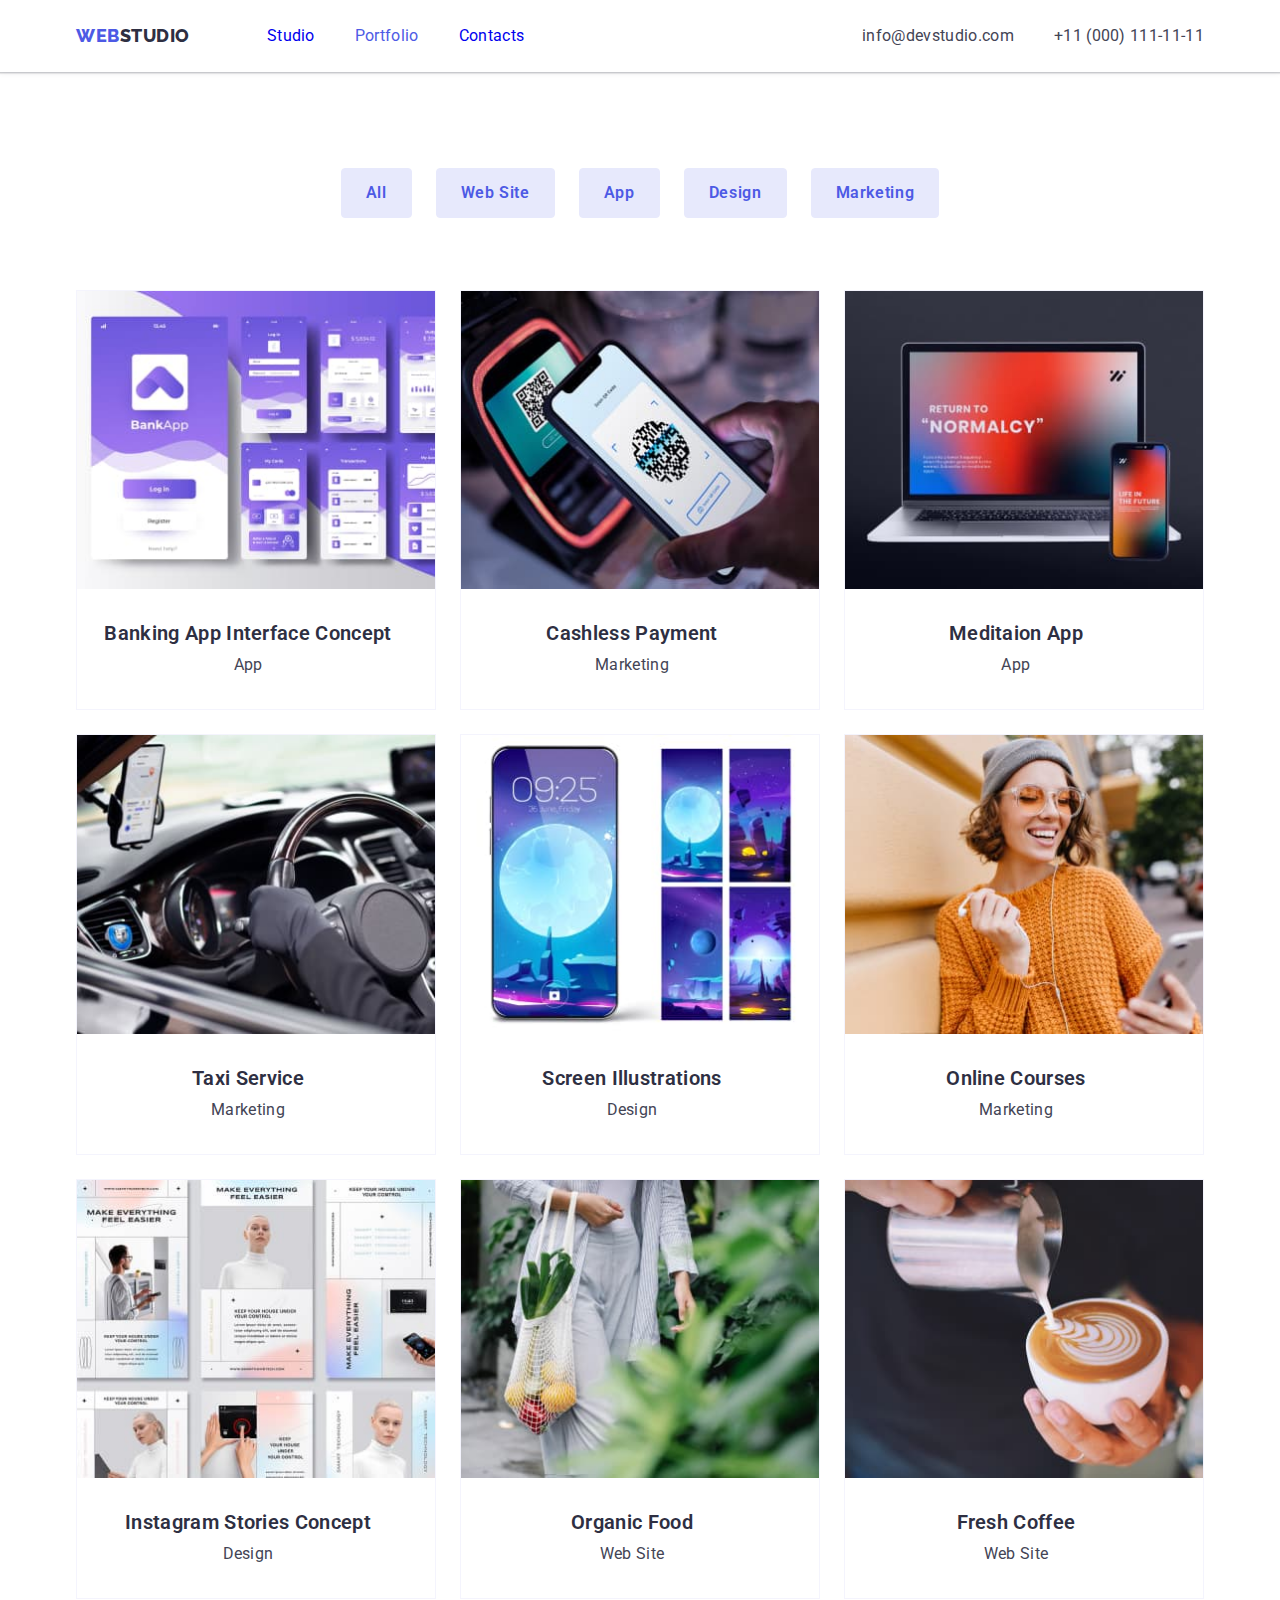
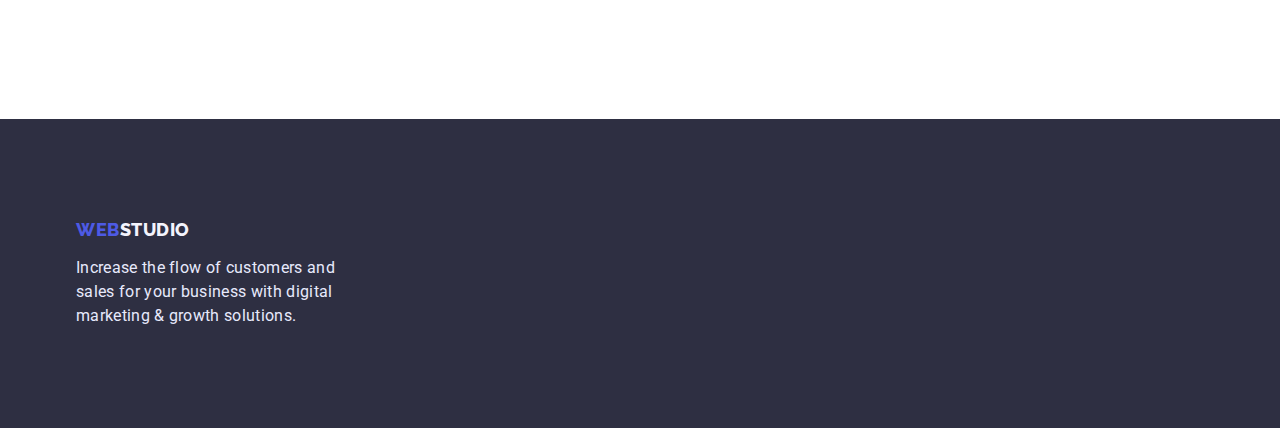
<file: portfolio.html>
<!DOCTYPE html>
<html lang="uk">
  <head>
    <meta charset="UTF-8" />
    <meta http-equiv="X-UA-Compatible" content="IE=edge" />
    <meta name="viewport" content="width=device-width, initial-scale=1.0" />
    <link
      href="https://fonts.googleapis.com/css2?family=Oleo+Script&family=Raleway:wght@700&family=Roboto:wght@400;500;700;900&display=swap"
      rel="stylesheet"
    />
    <link
      href="https://cdnjs.cloudflare.com/ajax/libs/modern-normalize/1.1.0/modern-normalize.min.css"
      rel="stylesheet"
    />
    <!-- <link
      href="https://fonts.googleapis.com/css2?family=Raleway:wght@700&display=swap"
      rel="stylesheet"
    /> -->
    <link rel="stylesheet" href="./сss/styles.css" />
    <title>Portfolio</title>
  </head>
  <body class="page">
    <!-- Шапка сайту -->
    <header class="border-header">
      <div class="container all-header">
        <nav class="main-nav">
          <!-- <a href="index.html">
          <img src="./images/WebStudio.svg" alt="Лого вебстудии" />
        </a> -->
          <a href="index.html" class="logo-top"
            >Web<span class="logo-header">Studio</span></a
          >
          <ul class="site-nav list">
            <li class="item">
              <a href="index.html" class="link">Studio</a>
            </li>
            <li class="item">
              <a href="./portfolio.html" class="link current">Portfolio</a>
            </li>
            <li class="item"><a href="#" class="link">Contacts</a></li>
          </ul>
        </nav>
        <ul class="contacts-nav list">
          <li class="item">
            <a href="mailto:info@devstudio.com" lang="en" class="contacts"
              >info@devstudio.com</a
            >
          </li>
          <li class="item">
            <a href="tel:+110001111111" class="contacts">+11 (000) 111-11-11</a>
          </li>
        </ul>
      </div>
    </header>
    <main>
      <section class="porfolio-section">
        <div class="container">
          <h1 class="section-title visually-hidden">Portfolio</h1>
          <ul class="filter">
            <li class="items">
              <button type="button" class="filter-button pointer">All</button>
            </li>

            <li class="items">
              <button type="button" class="filter-button pointer">
                Web Site
              </button>
            </li>

            <li class="items">
              <button type="button" class="filter-button pointer">App</button>
            </li>

            <li class="items">
              <button type="button" class="filter-button pointer">
                Design
              </button>
            </li>

            <li class="items">
              <button type="button" class="filter-button pointer">
                Marketing
              </button>
            </li>
          </ul>

          <ul class="portfolio">
            <li class="portfolio-elements">
              <a href="#" lang="en" class="link">
                <img src="./images1/banking.jpg" alt="banking" width="370" />
                <div class="card-content">
                  <h2 class="content-title">Banking App Interface Concept</h2>
                  <p class="section-text">App</p>
                </div>
              </a>
            </li>

            <li class="portfolio-elements">
              <a href="#" lang="en" class="link">
                <img src="./images1/qrcode.jpg" alt="cashless" width="370" />
                <div class="card-content">
                  <h2 class="content-title">Cashless Payment</h2>
                  <p class="section-text">Marketing</p>
                </div>
              </a>
            </li>

            <li class="portfolio-elements">
              <a href="#" lang="en" class="link">
                <img
                  src="./images1/meditaion.jpg"
                  alt="meditaion"
                  width="370"
                />
                <div class="card-content">
                  <h2 class="content-title">Meditaion App</h2>
                  <p class="section-text">App</p>
                </div>
              </a>
            </li>

            <li class="portfolio-elements">
              <a href="#" lang="en" class="link">
                <img src="./images1/taxi.jpg" alt="taxi" width="370" />
                <div class="card-content">
                  <h2 class="content-title">Taxi Service</h2>
                  <p class="section-text">Marketing</p>
                </div>
              </a>
            </li>

            <li class="portfolio-elements">
              <a href="#" lang="en" class="link">
                <img src="./images1/screen.jpg" alt="screen" width="370" />
                <div class="card-content">
                  <h2 class="content-title">Screen Illustrations</h2>
                  <p class="section-text">Design</p>
                </div>
              </a>
            </li>

            <li class="portfolio-elements">
              <a href="#" lang="en" class="link">
                <img src="./images1/courses.jpg" alt="courses" width="370" />
                <div class="card-content">
                  <h2 class="content-title">Online Courses</h2>
                  <p class="section-text">Marketing</p>
                </div>
              </a>
            </li>

            <li class="portfolio-elements">
              <a href="#" lang="en" class="link">
                <img src="./images1/stories.jpg" alt="stories" width="370" />
                <div class="card-content">
                  <h2 class="content-title">Instagram Stories Concept</h2>
                  <p class="section-text">Design</p>
                </div>
              </a>
            </li>

            <li class="portfolio-elements">
              <a href="#" lang="en" class="link">
                <img src="./images1/food.jpg" alt="food" width="370" />
                <div class="card-content">
                  <h2 class="content-title">Organic Food</h2>
                  <p class="section-text">Web Site</p>
                </div>
              </a>
            </li>

            <li class="portfolio-elements">
              <a href="#" lang="en" class="link">
                <img src="./images1/coffee.jpg" alt="coffee" width="370" />
                <div class="card-content">
                  <h2 class="content-title">Fresh Coffee</h2>
                  <p class="section-text">Web Site</p>
                </div>
              </a>
            </li>
          </ul>
        </div>
      </section>
    </main>
    <!-- Футер -->
    <footer class="footer">
      <!-- <img src="./images/WebStudio.svg" alt="Лого вебстудии" /> -->
      <div class="container">
        <a href="index.html" class="logo-bottom"
          >Web<span class="logo-footer">Studio</span>
        </a>
        <p class="footer-text">
          Increase the flow of customers and sales for your business with
          digital marketing & growth solutions.
        </p>
      </div>
    </footer>
  </body>
</html>
</file>
<file: сss/styles.css>
/* Определяем палитру цвета которую использовал дизайнер при разработке макета */
/* цвет основного текста SLATE #434455; */
/* вторичный цвет текста (заголовки) NAVY BLUE #2E2F42 */
/* цвет бэкграунд акцента #4D5AE5 */
/* цвет лого header  #4D5AE5 #2E2F42 */
/* цвет лого footer  #4D5AE5 #F4F4FD */
/* цвет фона (header) #FFFFFF */
/* цвет фона (hero + footer) #2E2F42 */
/* цвет фона (sections) #E5E5E5 */
/* цвет фона (section Team) #F4F4FD */
/* цвет фона кнопок #E7E9FC */

/* Задаем основной цвет шрифта и фона */
:root {
  --portfolio-card-set-left-gap: 24px;
  --portfolio-card-set-top-gap: 48px;

  --primary-text-color: #434455;
  --title-text-color-second-bg-color: #2e2f42;
  --accent-bg-color-button-text-color: #4d5ae5;
  --first-color: #ffffff;
  --third-background-color: #e5e5e5;
  --fourth-background-color: #f4f4fd;
  --button-background-color: #e7e9fc;
  --button-bg-active-color: #404bbf;
}

/* Если не используем нормализацию стилей то прописываем руками
html {
  box-sizing: border-box;
}
*,
*::before,
*::after {
  box-sizing: inherit;
} */

/* Добавляем временный outline для работы с блоками */

/* header {
  outline: 2px solid #404bbf;
} */
/* .nav {
  outline: 2px solid navy;
}
.site-nav {
  outline: 2px solid #404bbf;
}
.contacts-nav {
  outline: 2px solid red;
} */
/* .hero {
  outline: 2px solid tomato;
} */
/* .section {
  outline: 2px solid navy;
} */
/* .footer {
  outline: 2px solid red;
} */
/* .flex-filter {
  outline: 2px solid tomato;
  background-color: navy;
} */
/* .portfolio-elements {
    outline: 1px solid tomato;
  } */

body {
  margin: 0px;
  color: var(--primary-text-color);
  background-color: var(--first-color);

  font-family: Roboto, sans-serif;
  letter-spacing: 0.02em;
}
/* Утилиты */
.list {
  margin: 0px;
  padding: 0px;
}

/* Обнуляем маржины для элементов макета' */
h1,
h2,
h3,
h4,
h5,
h6,
p,
ul {
  margin: 0;
}

img {
  display: block;
  max-width: 100%;
  height: auto;
}
/* Убираем точки в списке */
/* .list {
  list-style: none;
} */
ul {
  list-style: none;
}

.link {
  text-decoration: none;
}
.pointer {
  cursor: pointer;
}

/* h1,
h2,
h3,
h4,
h5,
h6 {
  font-family: "Times New Roman", Times, serif;
} */

.container {
  width: 1158px;
  padding-left: 15px;
  padding-right: 15px;
  margin-left: auto;
  margin-right: auto;
  /* outline: 2px solid tomato; */
}

/* .section {
  padding-top: 94px;
  padding-bottom: 94px;
} */

/* Задаем цвет лого */
.logo-top {
  color: var(--accent-bg-color-button-text-color);
  font-family: Raleway, sans-serif;
  font-weight: 800;
  font-size: 18px;
  line-height: 1.33;
  display: flex;
  align-items: center;
  letter-spacing: 0.03em;
  text-transform: uppercase;
  text-decoration: none;
}
.logo-top .logo-header {
  color: var(--title-text-color-second-bg-color);
}
.logo-bottom {
  color: var(--accent-bg-color-button-text-color);
  font-family: Raleway, sans-serif;
  font-weight: 800;
  font-size: 18px;
  line-height: 1.17;
  display: flex;
  align-items: center;
  letter-spacing: 0.03em;
  text-transform: uppercase;
  text-decoration: none;
}
.logo-bottom .logo-footer {
  color: var(--fourth-background-color);
}

/* Стилизуем меню навигации */
.border-header {
  box-shadow: 0px 2px 1px rgba(46, 47, 66, 0.08),
    0px 1px 1px rgba(46, 47, 66, 0.16), 0px 1px 6px rgba(46, 47, 66, 0.08);
}

.all-header {
  display: flex;
  align-items: center;
}
.main-nav {
  display: flex;
  align-items: center;
  padding-top: 24px;
  padding-bottom: 24px;
}
.site-nav {
  display: flex;
  margin-left: 77px;
}
.site-nav .item + .item {
  margin-left: 40px;
}
.site-nav > .link {
  color: var(--title-text-color-second-bg-color);
  font-weight: 600;
  font-size: 16px;
  line-height: 1.5;
  text-decoration: none;
}
.site-nav .link:hover,
.site-nav .link:focus {
  color: var(--accent-bg-color-button-text-color);
}
.site-nav .link.current,
.site-nav .link:active {
  color: var(--accent-bg-color-button-text-color);
}

/* Стилизуем в шапке контакты */
.contacts-nav {
  display: flex;
  margin-left: auto;
  padding-top: 24px;
  padding-bottom: 24px;
}
.contacts-nav .item:not(:last-child) {
  margin-right: 40px;
}

.contacts-nav .contacts {
  display: flex;
  color: var(--primary-text-color);
  font-size: 16px;
  line-height: 1.5;
  text-decoration: none;
}
.contacts-nav .contacts:hover,
.contacts-nav .contacts:focus {
  color: var(--accent-bg-color-button-text-color);
}

/* Стилизуем героя */
.hero {
  text-align: center;
  background-color: var(--title-text-color-second-bg-color);
}
.hero-content {
  padding-top: 192px;
  padding-bottom: 192px;
}
.hero-title {
  display: block;
  width: 492px;
  height: 120px;
  margin-left: auto;
  margin-right: auto;
  margin-top: 0;
  margin-bottom: 48px;

  color: var(--first-color);
  font-weight: 600;
  font-size: 56px;
  line-height: 1.07;
}
.hero-button {
  display: flex;
  margin-left: auto;
  margin-right: auto;
  flex-direction: row;
  gap: 10px;
  border-radius: 4px;
  border: none;
  align-items: center;
  padding: 16px 32px;
  min-width: 170px;
  min-height: 51px;

  color: var(--first-color);
  background-color: var(--accent-bg-color-button-text-color);
  font-family: inherit;
  font-weight: 600;
  font-size: 16px;
  line-height: 1.19;
  display: flex;
  align-items: center;
  letter-spacing: 0.04em;
}

.hero-button:active,
.hero-button:focus {
  background-color: var(--button-bg-active-color);
}

/* Стилизуем заголовки секций */

.section-title {
  margin-top: 0px;

  color: var(--title-text-color-second-bg-color);
  font-weight: 600;
  font-size: 36px;
  line-height: 1.11;
  text-align: center;
  text-transform: capitalize;
}

.visually-hidden {
  position: absolute;
  width: 1px;
  height: 1px;
  margin: -1px;
  border: 0;
  padding: 0;
  clip: rect(0 0 0 0);
  overflow: hidden;
}

/* Стилизуем заголовки контента внутри секций Future, Team, Portfolio */

.content-title {
  margin-top: 0px;
  margin-bottom: 0px;

  color: var(--title-text-color-second-bg-color);
  font-weight: 600;
  font-size: 20px;
  line-height: 1.2;
}
/* Стилизуем контент внутри секций Future, Team, Portfolio */

.section {
  padding-top: 120px;
  padding-bottom: 120px;
}

.features-section {
  padding-bottom: 0px;
}

.features {
  display: flex;
  min-width: 264px;
  margin: 0;
  padding: 0;
  /* gap: 8px; */
}
.features .items {
  flex-basis: 264px;
  /* min-width: 264px; */
}

.features .items:not(:last-child) {
  margin-right: 24px;
}

.section-text {
  color: var(--primary-text-color);
  font-size: 16px;
  line-height: 1.5;
}
/* Section What are we doing */
.services {
  display: flex;
  margin-top: 72px;
  padding: 0;
}

.services .items:not(:last-child) {
  padding-right: 24px;
}
/* Section Team */

.team {
  display: flex;
  flex-wrap: wrap;
  margin: 0;
  padding: 0;
  margin-top: 72px;
  gap: 24px;
}

.team-elements {
  flex-basis: calc((100% - 72px) / 4);
  background-color: var(--first-color);
}

.team-background {
  background-color: var(--fourth-background-color);
}

.card-content {
  text-align: center;
}

/* Стилизуем футер */

.footer {
  padding-top: 100px;
  padding-bottom: 100px;
  background-color: var(--title-text-color-second-bg-color);
}
.footer-text {
  display: inline-block;
  width: 264px;
  margin-top: 16px;

  color: var(--button-background-color);
  font-size: 16px;
  line-height: 1.5;
}
/* .address {
  color: var(--primary-text-color);
  font-style: normal;
  font-size: 14px;
  line-height: 1.71;
  text-decoration: none;
}  */
/* .footer .address {
  color: #ffffff;
  font-style: normal;
  font-size: 14px;
  line-height: 1.71;
  text-decoration: none;
}
.footer .address:hover,
.footer .address:focus {
  color: var(--accent-color);
}

.footer .contacts {
  color: var(--primary-text-color);
  font-style: normal;
  font-size: 14px;
  line-height: 1.71;
  text-decoration: none;
}
.footer .contacts:hover,
.footer .contacts:focus {
  color: var(--accent-color);
} */

/* Стилизуем страницу Портфолио  */

/* Section filter  */

.filter-button {
  color: var(--accent-bg-color-button-text-color);
  background-color: var(--button-background-color);
  font-family: inherit;
  font-weight: 600;
  font-size: 16px;
  line-height: 1.5;
  text-align: center;
  letter-spacing: 0.04em;

  border: 1px solid #e7e9fc;
  border-radius: 4px;
}

.filter-button:hover,
.filter-button:focus {
  color: var(--first-color);
  background-color: var(--accent-bg-color-button-text-color);
}

.porfolio-section {
  padding-top: 96px;
  padding-bottom: 120px;
}
.filter {
  display: flex;
  justify-content: center;
  padding: 0px;
  margin-left: auto;
  margin-right: auto;
  margin-bottom: 72px;
}

.filter .items {
  justify-content: center;
}

.filter .items:not(:last-child) {
  padding-right: 24px;
}

.filter .filter-button {
  padding: 12px 24px;
}

/* Portfolio */

.portfolio {
  display: flex;
  flex-wrap: wrap;
  padding: 0;
  gap: 24px;
  text-decoration: none;
}

.portfolio-elements {
  flex-basis: calc((100% - 48px) / 3);
  border: 0.5px solid #f4f4fd;
  /* box-shadow: 0px 1px 6px rgba(46, 47, 66, 0.08); */
}

.card-content {
  padding: 32px;
  padding-left: 16px;
}

.section-text {
  margin-top: 8px;
}
</file>
